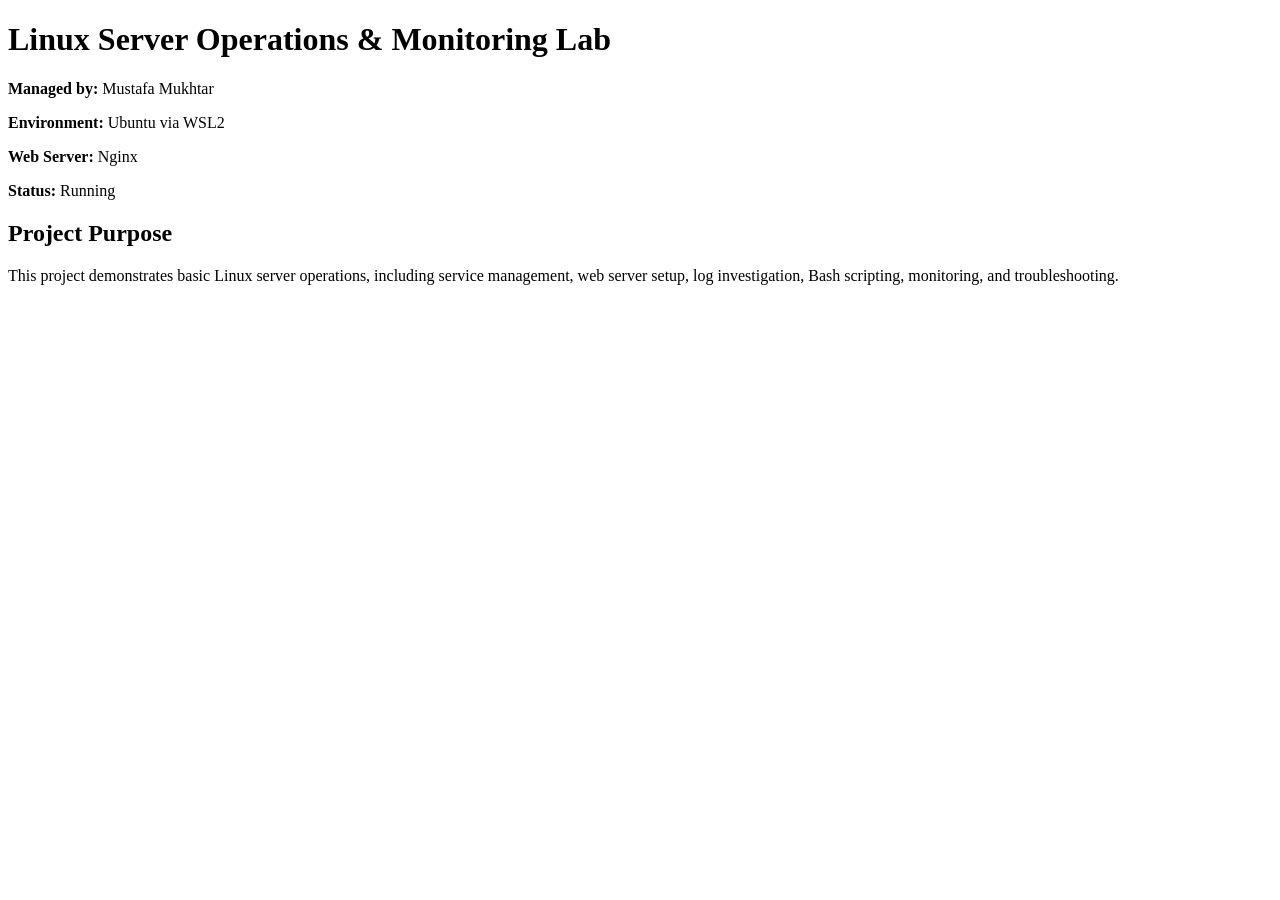
<file: web/index.html>
<!DOCTYPE html>
<html>
<head>
    <title>Linux Server Operations Lab</title>
</head>
<body>
    <h1>Linux Server Operations & Monitoring Lab</h1>

    <p><strong>Managed by:</strong> Mustafa Mukhtar</p>
    <p><strong>Environment:</strong> Ubuntu via WSL2</p>
    <p><strong>Web Server:</strong> Nginx</p>
    <p><strong>Status:</strong> Running</p>

    <h2>Project Purpose</h2>
    <p>
        This project demonstrates basic Linux server operations, including
        service management, web server setup, log investigation, Bash scripting,
        monitoring, and troubleshooting.
    </p>
</body>
</html>
</file>
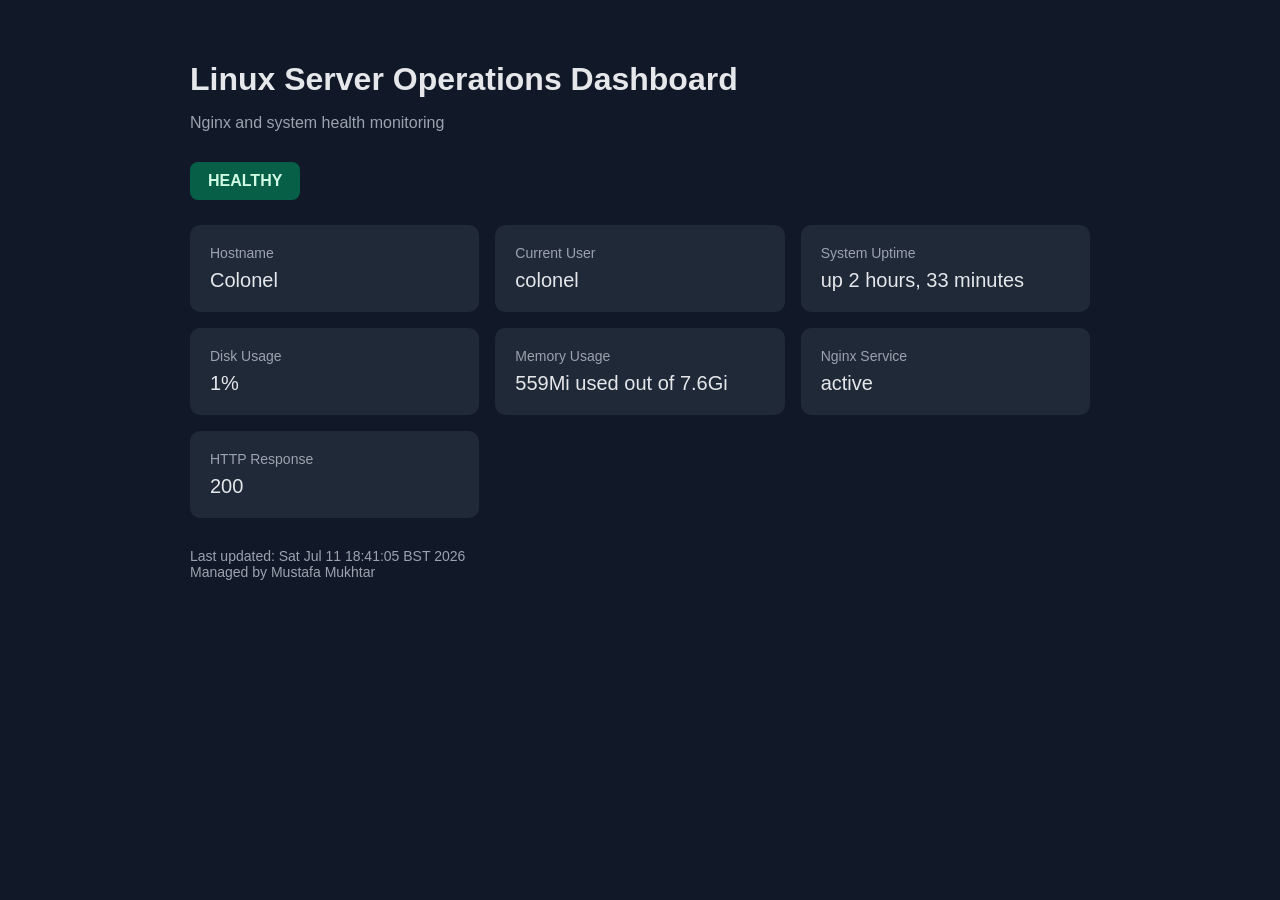
<file: evidence/status-dashboard-sample.html>
<!DOCTYPE html>
<html lang="en">
<head>
    <meta charset="UTF-8">
    <meta name="viewport" content="width=device-width, initial-scale=1.0">
    <title>Linux Server Health Dashboard</title>

    <style>
        body {
            background: #111827;
            color: #e5e7eb;
            font-family: Arial, sans-serif;
            margin: 0;
            padding: 40px;
        }

        .container {
            max-width: 900px;
            margin: auto;
        }

        h1 {
            margin-bottom: 5px;
        }

        .subtitle {
            color: #9ca3af;
            margin-bottom: 30px;
        }

        .status {
            display: inline-block;
            padding: 10px 18px;
            border-radius: 8px;
            font-weight: bold;
            margin-bottom: 25px;
        }

        .healthy {
            background: #065f46;
            color: #d1fae5;
        }

        .unhealthy {
            background: #991b1b;
            color: #fee2e2;
        }

        .grid {
            display: grid;
            grid-template-columns: repeat(auto-fit, minmax(240px, 1fr));
            gap: 16px;
        }

        .card {
            background: #1f2937;
            padding: 20px;
            border-radius: 10px;
        }

        .label {
            color: #9ca3af;
            font-size: 14px;
        }

        .value {
            font-size: 20px;
            margin-top: 8px;
        }

        footer {
            color: #9ca3af;
            margin-top: 30px;
            font-size: 14px;
        }
    </style>
</head>

<body>
    <div class="container">
        <h1>Linux Server Operations Dashboard</h1>
        <p class="subtitle">Nginx and system health monitoring</p>

        <div class="status healthy">
            HEALTHY
        </div>

        <div class="grid">
            <div class="card">
                <div class="label">Hostname</div>
                <div class="value">Colonel</div>
            </div>

            <div class="card">
                <div class="label">Current User</div>
                <div class="value">colonel</div>
            </div>

            <div class="card">
                <div class="label">System Uptime</div>
                <div class="value">up 2 hours, 33 minutes</div>
            </div>

            <div class="card">
                <div class="label">Disk Usage</div>
                <div class="value">1%</div>
            </div>

            <div class="card">
                <div class="label">Memory Usage</div>
                <div class="value">559Mi used out of 7.6Gi</div>
            </div>

            <div class="card">
                <div class="label">Nginx Service</div>
                <div class="value">active</div>
            </div>

            <div class="card">
                <div class="label">HTTP Response</div>
                <div class="value">200</div>
            </div>
        </div>

        <footer>
            Last updated: Sat Jul 11 18:41:05 BST 2026<br>
            Managed by Mustafa Mukhtar
        </footer>
    </div>
</body>
</html>
</file>
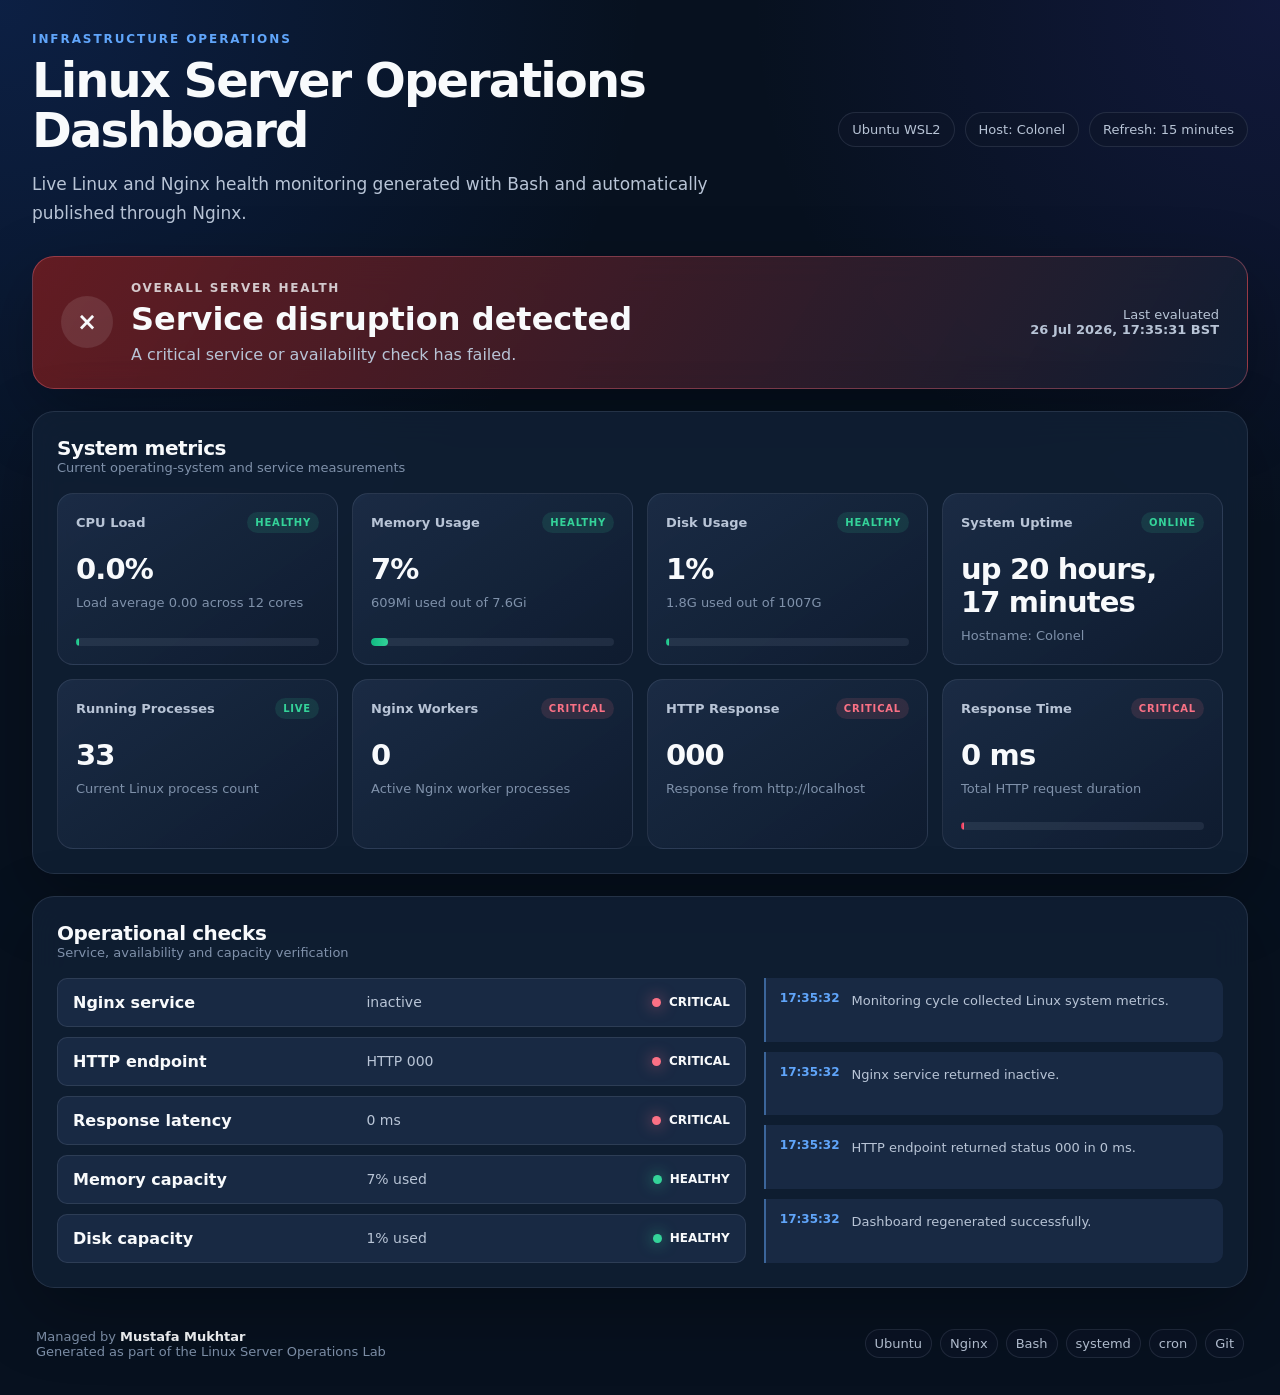
<file: evidence/dashboard-v2/critical.html>
<!DOCTYPE html>
<html lang="en">
<head>
    <meta charset="UTF-8">
    <meta name="viewport" content="width=device-width, initial-scale=1.0">
    <meta http-equiv="refresh" content="60">
    <title>Linux Server Operations Dashboard</title>
    <link rel="stylesheet" href="dashboard-v2.css">
</head>


<body>
    <main class="dashboard-shell">
        <header class="topbar">
            <div>
                <p class="eyebrow">Infrastructure Operations</p>

                <h1>Linux Server Operations Dashboard</h1>

                <p class="subtitle">
                    Live Linux and Nginx health monitoring generated with
                    Bash and automatically published through Nginx.
                </p>
            </div>

            <div class="header-meta">
                <span class="meta-pill">Ubuntu WSL2</span>
                <span class="meta-pill">Host: Colonel</span>
                <span class="meta-pill">Refresh: 15 minutes</span>
            </div>
        </header>

        <section class="status-banner critical">
            <div class="status-main">
                <div class="status-icon">×</div>

                <div>
                    <p class="status-label">Overall server health</p>
                    <h2 class="status-title">Service disruption detected</h2>

                    <p class="status-description">
                        A critical service or availability check has failed.
                    </p>
                </div>
            </div>

            <div class="status-time">
                Last evaluated<br>
                <strong>26 Jul 2026, 17:35:31 BST</strong>
            </div>
        </section>

        <section class="section">
            <div class="section-heading">
                <div>
                    <h2 class="section-title">System metrics</h2>
                    <p class="section-note">
                        Current operating-system and service measurements
                    </p>
                </div>
            </div>

            <div class="metric-grid">
                <article class="metric-card">
                    <div class="metric-header">
                        <span class="metric-label">CPU Load</span>

                        <span class="health-chip healthy">
                            HEALTHY
                        </span>
                    </div>

                    <div class="metric-value">0.0%</div>

                    <div class="metric-detail">
                        Load average 0.00 across 12 cores
                    </div>

                    <div class="progress-track">
                        <div
                            class="progress-bar healthy"
                            style="width: 0%;"
                        ></div>
                    </div>
                </article>

                <article class="metric-card">
                    <div class="metric-header">
                        <span class="metric-label">Memory Usage</span>

                        <span class="health-chip healthy">
                            HEALTHY
                        </span>
                    </div>

                    <div class="metric-value">7%</div>

                    <div class="metric-detail">609Mi used out of 7.6Gi</div>

                    <div class="progress-track">
                        <div
                            class="progress-bar healthy"
                            style="width: 7%;"
                        ></div>
                    </div>
                </article>

                <article class="metric-card">
                    <div class="metric-header">
                        <span class="metric-label">Disk Usage</span>

                        <span class="health-chip healthy">
                            HEALTHY
                        </span>
                    </div>

                    <div class="metric-value">1%</div>

                    <div class="metric-detail">1.8G used out of 1007G</div>

                    <div class="progress-track">
                        <div
                            class="progress-bar healthy"
                            style="width: 1%;"
                        ></div>
                    </div>
                </article>

                <article class="metric-card">
                    <div class="metric-header">
                        <span class="metric-label">System Uptime</span>
                        <span class="health-chip healthy">ONLINE</span>
                    </div>

                    <div class="metric-value">up 20 hours, 17 minutes</div>

                    <div class="metric-detail">
                        Hostname: Colonel
                    </div>
                </article>

                <article class="metric-card">
                    <div class="metric-header">
                        <span class="metric-label">Running Processes</span>
                        <span class="health-chip healthy">LIVE</span>
                    </div>

                    <div class="metric-value">33</div>

                    <div class="metric-detail">
                        Current Linux process count
                    </div>
                </article>

                <article class="metric-card">
                    <div class="metric-header">
                        <span class="metric-label">Nginx Workers</span>

                        <span class="health-chip critical">
                            CRITICAL
                        </span>
                    </div>

                    <div class="metric-value">0</div>

                    <div class="metric-detail">
                        Active Nginx worker processes
                    </div>
                </article>

                <article class="metric-card">
                    <div class="metric-header">
                        <span class="metric-label">HTTP Response</span>

                        <span class="health-chip critical">
                            CRITICAL
                        </span>
                    </div>

                    <div class="metric-value">000</div>

                    <div class="metric-detail">
                        Response from http://localhost
                    </div>
                </article>

                <article class="metric-card">
                    <div class="metric-header">
                        <span class="metric-label">Response Time</span>

                        <span class="health-chip critical">
                            CRITICAL
                        </span>
                    </div>

                    <div class="metric-value">0 ms</div>

                    <div class="metric-detail">
                        Total HTTP request duration
                    </div>

                    <div class="progress-track">
                        <div
                            class="progress-bar critical"
                            style="width: 0%;"
                        ></div>
                    </div>
                </article>
            </div>
        </section>

        <section class="section">
            <div class="section-heading">
                <div>
                    <h2 class="section-title">Operational checks</h2>

                    <p class="section-note">
                        Service, availability and capacity verification
                    </p>
                </div>
            </div>

            <div class="operations-grid">
                <div class="check-list">
                    <div class="check-row">
                        <span class="check-name">Nginx service</span>
                        <span class="check-result">inactive</span>

                        <span class="status-indicator">
                            <span class="status-dot critical"></span>
                            CRITICAL
                        </span>
                    </div>

                    <div class="check-row">
                        <span class="check-name">HTTP endpoint</span>
                        <span class="check-result">HTTP 000</span>

                        <span class="status-indicator">
                            <span class="status-dot critical"></span>
                            CRITICAL
                        </span>
                    </div>

                    <div class="check-row">
                        <span class="check-name">Response latency</span>
                        <span class="check-result">0 ms</span>

                        <span class="status-indicator">
                            <span class="status-dot critical"></span>
                            CRITICAL
                        </span>
                    </div>

                    <div class="check-row">
                        <span class="check-name">Memory capacity</span>
                        <span class="check-result">7% used</span>

                        <span class="status-indicator">
                            <span class="status-dot healthy"></span>
                            HEALTHY
                        </span>
                    </div>

                    <div class="check-row">
                        <span class="check-name">Disk capacity</span>
                        <span class="check-result">1% used</span>

                        <span class="status-indicator">
                            <span class="status-dot healthy"></span>
                            HEALTHY
                        </span>
                    </div>
                </div>

                <div class="timeline">
                    <div class="timeline-item">
                        <span class="timeline-time">17:35:32</span>
                        <span class="timeline-message">
                            Monitoring cycle collected Linux system metrics.
                        </span>
                    </div>

                    <div class="timeline-item">
                        <span class="timeline-time">17:35:32</span>
                        <span class="timeline-message">
                            Nginx service returned inactive.
                        </span>
                    </div>

                    <div class="timeline-item">
                        <span class="timeline-time">17:35:32</span>
                        <span class="timeline-message">
                            HTTP endpoint returned status 000 in
                            0 ms.
                        </span>
                    </div>

                    <div class="timeline-item">
                        <span class="timeline-time">17:35:32</span>
                        <span class="timeline-message">
                            Dashboard regenerated successfully.
                        </span>
                    </div>
                </div>
            </div>
        </section>

        <footer class="dashboard-footer">
            <div>
                Managed by <strong>Mustafa Mukhtar</strong><br>
                Generated as part of the Linux Server Operations Lab
            </div>

            <div class="stack-list">
                <span class="stack-item">Ubuntu</span>
                <span class="stack-item">Nginx</span>
                <span class="stack-item">Bash</span>
                <span class="stack-item">systemd</span>
                <span class="stack-item">cron</span>
                <span class="stack-item">Git</span>
            </div>
        </footer>
    </main>
</body>
</html>
</file>
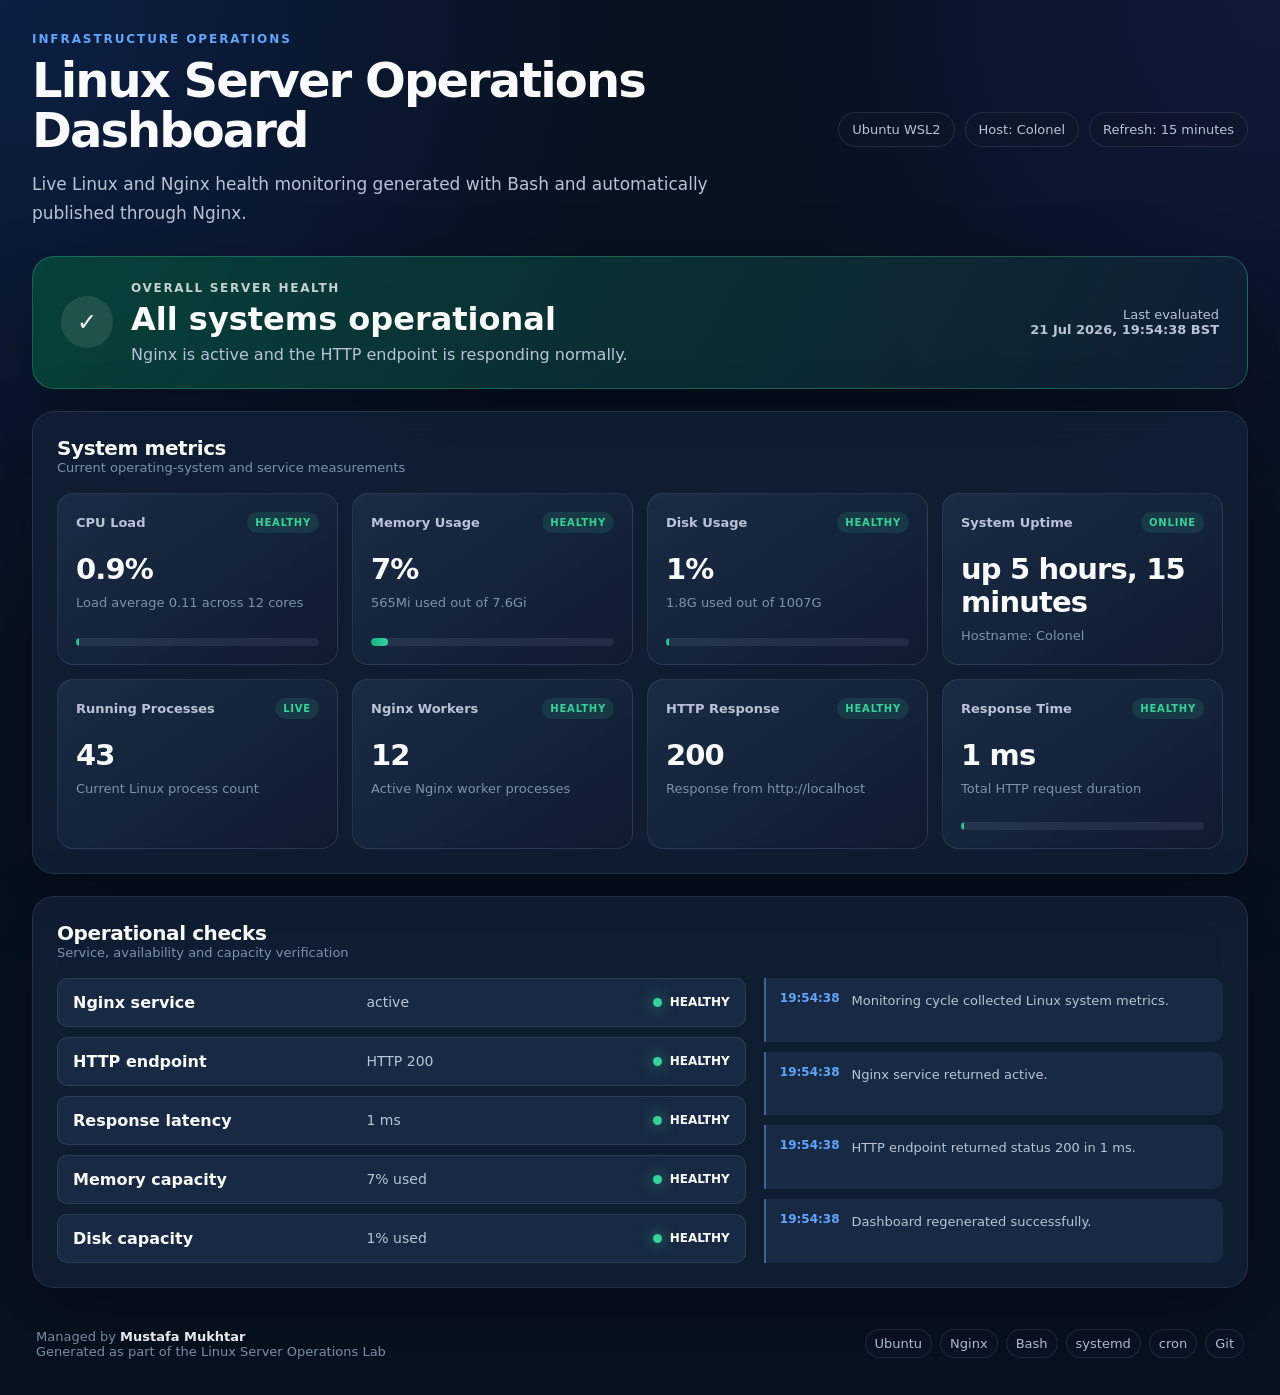
<file: evidence/dashboard-v2/healthy.html>
<!DOCTYPE html>
<html lang="en">
<head>
    <meta charset="UTF-8">
    <meta
        name="viewport"
        content="width=device-width, initial-scale=1.0"
    >

    <title>Linux Server Operations Dashboard</title>

    <link rel="stylesheet" href="dashboard-v2.css">
</head>

<body>
    <main class="dashboard-shell">
        <header class="topbar">
            <div>
                <p class="eyebrow">Infrastructure Operations</p>

                <h1>Linux Server Operations Dashboard</h1>

                <p class="subtitle">
                    Live Linux and Nginx health monitoring generated with
                    Bash and automatically published through Nginx.
                </p>
            </div>

            <div class="header-meta">
                <span class="meta-pill">Ubuntu WSL2</span>
                <span class="meta-pill">Host: Colonel</span>
                <span class="meta-pill">Refresh: 15 minutes</span>
            </div>
        </header>

        <section class="status-banner healthy">
            <div class="status-main">
                <div class="status-icon">✓</div>

                <div>
                    <p class="status-label">Overall server health</p>
                    <h2 class="status-title">All systems operational</h2>

                    <p class="status-description">
                        Nginx is active and the HTTP endpoint is responding normally.
                    </p>
                </div>
            </div>

            <div class="status-time">
                Last evaluated<br>
                <strong>21 Jul 2026, 19:54:38 BST</strong>
            </div>
        </section>

        <section class="section">
            <div class="section-heading">
                <div>
                    <h2 class="section-title">System metrics</h2>
                    <p class="section-note">
                        Current operating-system and service measurements
                    </p>
                </div>
            </div>

            <div class="metric-grid">
                <article class="metric-card">
                    <div class="metric-header">
                        <span class="metric-label">CPU Load</span>

                        <span class="health-chip healthy">
                            HEALTHY
                        </span>
                    </div>

                    <div class="metric-value">0.9%</div>

                    <div class="metric-detail">
                        Load average 0.11 across 12 cores
                    </div>

                    <div class="progress-track">
                        <div
                            class="progress-bar healthy"
                            style="width: 1%;"
                        ></div>
                    </div>
                </article>

                <article class="metric-card">
                    <div class="metric-header">
                        <span class="metric-label">Memory Usage</span>

                        <span class="health-chip healthy">
                            HEALTHY
                        </span>
                    </div>

                    <div class="metric-value">7%</div>

                    <div class="metric-detail">565Mi used out of 7.6Gi</div>

                    <div class="progress-track">
                        <div
                            class="progress-bar healthy"
                            style="width: 7%;"
                        ></div>
                    </div>
                </article>

                <article class="metric-card">
                    <div class="metric-header">
                        <span class="metric-label">Disk Usage</span>

                        <span class="health-chip healthy">
                            HEALTHY
                        </span>
                    </div>

                    <div class="metric-value">1%</div>

                    <div class="metric-detail">1.8G used out of 1007G</div>

                    <div class="progress-track">
                        <div
                            class="progress-bar healthy"
                            style="width: 1%;"
                        ></div>
                    </div>
                </article>

                <article class="metric-card">
                    <div class="metric-header">
                        <span class="metric-label">System Uptime</span>
                        <span class="health-chip healthy">ONLINE</span>
                    </div>

                    <div class="metric-value">up 5 hours, 15 minutes</div>

                    <div class="metric-detail">
                        Hostname: Colonel
                    </div>
                </article>

                <article class="metric-card">
                    <div class="metric-header">
                        <span class="metric-label">Running Processes</span>
                        <span class="health-chip healthy">LIVE</span>
                    </div>

                    <div class="metric-value">43</div>

                    <div class="metric-detail">
                        Current Linux process count
                    </div>
                </article>

                <article class="metric-card">
                    <div class="metric-header">
                        <span class="metric-label">Nginx Workers</span>

                        <span class="health-chip healthy">
                            HEALTHY
                        </span>
                    </div>

                    <div class="metric-value">12</div>

                    <div class="metric-detail">
                        Active Nginx worker processes
                    </div>
                </article>

                <article class="metric-card">
                    <div class="metric-header">
                        <span class="metric-label">HTTP Response</span>

                        <span class="health-chip healthy">
                            HEALTHY
                        </span>
                    </div>

                    <div class="metric-value">200</div>

                    <div class="metric-detail">
                        Response from http://localhost
                    </div>
                </article>

                <article class="metric-card">
                    <div class="metric-header">
                        <span class="metric-label">Response Time</span>

                        <span class="health-chip healthy">
                            HEALTHY
                        </span>
                    </div>

                    <div class="metric-value">1 ms</div>

                    <div class="metric-detail">
                        Total HTTP request duration
                    </div>

                    <div class="progress-track">
                        <div
                            class="progress-bar healthy"
                            style="width: 0%;"
                        ></div>
                    </div>
                </article>
            </div>
        </section>

        <section class="section">
            <div class="section-heading">
                <div>
                    <h2 class="section-title">Operational checks</h2>

                    <p class="section-note">
                        Service, availability and capacity verification
                    </p>
                </div>
            </div>

            <div class="operations-grid">
                <div class="check-list">
                    <div class="check-row">
                        <span class="check-name">Nginx service</span>
                        <span class="check-result">active</span>

                        <span class="status-indicator">
                            <span class="status-dot healthy"></span>
                            HEALTHY
                        </span>
                    </div>

                    <div class="check-row">
                        <span class="check-name">HTTP endpoint</span>
                        <span class="check-result">HTTP 200</span>

                        <span class="status-indicator">
                            <span class="status-dot healthy"></span>
                            HEALTHY
                        </span>
                    </div>

                    <div class="check-row">
                        <span class="check-name">Response latency</span>
                        <span class="check-result">1 ms</span>

                        <span class="status-indicator">
                            <span class="status-dot healthy"></span>
                            HEALTHY
                        </span>
                    </div>

                    <div class="check-row">
                        <span class="check-name">Memory capacity</span>
                        <span class="check-result">7% used</span>

                        <span class="status-indicator">
                            <span class="status-dot healthy"></span>
                            HEALTHY
                        </span>
                    </div>

                    <div class="check-row">
                        <span class="check-name">Disk capacity</span>
                        <span class="check-result">1% used</span>

                        <span class="status-indicator">
                            <span class="status-dot healthy"></span>
                            HEALTHY
                        </span>
                    </div>
                </div>

                <div class="timeline">
                    <div class="timeline-item">
                        <span class="timeline-time">19:54:38</span>
                        <span class="timeline-message">
                            Monitoring cycle collected Linux system metrics.
                        </span>
                    </div>

                    <div class="timeline-item">
                        <span class="timeline-time">19:54:38</span>
                        <span class="timeline-message">
                            Nginx service returned active.
                        </span>
                    </div>

                    <div class="timeline-item">
                        <span class="timeline-time">19:54:38</span>
                        <span class="timeline-message">
                            HTTP endpoint returned status 200 in
                            1 ms.
                        </span>
                    </div>

                    <div class="timeline-item">
                        <span class="timeline-time">19:54:38</span>
                        <span class="timeline-message">
                            Dashboard regenerated successfully.
                        </span>
                    </div>
                </div>
            </div>
        </section>

        <footer class="dashboard-footer">
            <div>
                Managed by <strong>Mustafa Mukhtar</strong><br>
                Generated as part of the Linux Server Operations Lab
            </div>

            <div class="stack-list">
                <span class="stack-item">Ubuntu</span>
                <span class="stack-item">Nginx</span>
                <span class="stack-item">Bash</span>
                <span class="stack-item">systemd</span>
                <span class="stack-item">cron</span>
                <span class="stack-item">Git</span>
            </div>
        </footer>
    </main>
</body>
</html>
</file>
<file: evidence/dashboard-v2/dashboard-v2.css>
:root {
    --background: #07111f;
    --surface: rgba(17, 31, 52, 0.88);
    --surface-strong: #14233a;
    --surface-soft: rgba(30, 48, 75, 0.72);
    --border: rgba(148, 163, 184, 0.16);

    --text-primary: #f8fafc;
    --text-secondary: #b8c4d6;
    --text-muted: #7f91aa;

    --healthy: #34d399;
    --healthy-soft: rgba(52, 211, 153, 0.12);

    --warning: #fbbf24;
    --warning-soft: rgba(251, 191, 36, 0.12);

    --critical: #fb7185;
    --critical-soft: rgba(251, 113, 133, 0.12);

    --accent: #60a5fa;
    --accent-secondary: #818cf8;

    --radius-large: 22px;
    --radius-medium: 16px;
    --radius-small: 10px;

    --shadow: 0 24px 70px rgba(0, 0, 0, 0.28);
}

* {
    box-sizing: border-box;
}

html {
    scroll-behavior: smooth;
}

body {
    min-height: 100vh;
    margin: 0;
    padding: 32px;
    color: var(--text-primary);
    font-family:
        Inter,
        ui-sans-serif,
        system-ui,
        -apple-system,
        BlinkMacSystemFont,
        "Segoe UI",
        sans-serif;
    background:
        radial-gradient(
            circle at top left,
            rgba(37, 99, 235, 0.18),
            transparent 34%
        ),
        radial-gradient(
            circle at top right,
            rgba(79, 70, 229, 0.14),
            transparent 28%
        ),
        var(--background);
}

.dashboard-shell {
    width: min(1280px, 100%);
    margin: 0 auto;
}

.topbar {
    display: flex;
    align-items: flex-start;
    justify-content: space-between;
    gap: 24px;
    margin-bottom: 28px;
}

.eyebrow {
    margin: 0 0 10px;
    color: var(--accent);
    font-size: 12px;
    font-weight: 800;
    letter-spacing: 0.16em;
    text-transform: uppercase;
}

h1 {
    max-width: 760px;
    margin: 0;
    font-size: clamp(32px, 5vw, 54px);
    line-height: 1.04;
    letter-spacing: -0.04em;
}

.subtitle {
    max-width: 680px;
    margin: 14px 0 0;
    color: var(--text-secondary);
    font-size: 17px;
    line-height: 1.7;
}

.header-meta {
    display: flex;
    flex-wrap: wrap;
    justify-content: flex-end;
    gap: 10px;
    max-width: 420px;
}

.meta-pill {
    padding: 9px 13px;
    border: 1px solid var(--border);
    border-radius: 999px;
    color: var(--text-secondary);
    background: rgba(15, 23, 42, 0.64);
    font-size: 13px;
    white-space: nowrap;
}

.status-banner {
    display: flex;
    align-items: center;
    justify-content: space-between;
    gap: 24px;
    margin-bottom: 22px;
    padding: 24px 28px;
    border: 1px solid var(--border);
    border-radius: var(--radius-large);
    box-shadow: var(--shadow);
    backdrop-filter: blur(18px);
}

.status-banner.healthy {
    border-color: rgba(52, 211, 153, 0.32);
    background:
        linear-gradient(
            120deg,
            rgba(6, 78, 59, 0.76),
            rgba(17, 31, 52, 0.92)
        );
}

.status-banner.warning {
    border-color: rgba(251, 191, 36, 0.34);
    background:
        linear-gradient(
            120deg,
            rgba(113, 63, 18, 0.74),
            rgba(17, 31, 52, 0.92)
        );
}

.status-banner.critical {
    border-color: rgba(251, 113, 133, 0.36);
    background:
        linear-gradient(
            120deg,
            rgba(127, 29, 29, 0.76),
            rgba(17, 31, 52, 0.92)
        );
}

.status-main {
    display: flex;
    align-items: center;
    gap: 18px;
}

.status-icon {
    display: grid;
    width: 52px;
    height: 52px;
    flex: 0 0 auto;
    place-items: center;
    border-radius: 50%;
    font-size: 24px;
    font-weight: 900;
    background: rgba(255, 255, 255, 0.1);
}

.status-label {
    margin: 0;
    font-size: 12px;
    font-weight: 800;
    letter-spacing: 0.14em;
    text-transform: uppercase;
    opacity: 0.78;
}

.status-title {
    margin: 5px 0 0;
    font-size: clamp(22px, 3vw, 32px);
}

.status-description {
    margin: 7px 0 0;
    color: var(--text-secondary);
}

.status-time {
    color: var(--text-secondary);
    font-size: 13px;
    text-align: right;
}

.section {
    margin-top: 22px;
    padding: 24px;
    border: 1px solid var(--border);
    border-radius: var(--radius-large);
    background: var(--surface);
    box-shadow: var(--shadow);
    backdrop-filter: blur(18px);
}

.section-heading {
    display: flex;
    align-items: end;
    justify-content: space-between;
    gap: 20px;
    margin-bottom: 18px;
}

.section-title {
    margin: 0;
    font-size: 20px;
    letter-spacing: -0.02em;
}

.section-note {
    margin: 0;
    color: var(--text-muted);
    font-size: 13px;
}

.metric-grid {
    display: grid;
    grid-template-columns: repeat(4, minmax(0, 1fr));
    gap: 14px;
}

.metric-card {
    min-height: 170px;
    padding: 18px;
    border: 1px solid var(--border);
    border-radius: var(--radius-medium);
    background:
        linear-gradient(
            145deg,
            rgba(30, 48, 75, 0.78),
            rgba(15, 28, 48, 0.84)
        );
}

.metric-header {
    display: flex;
    align-items: center;
    justify-content: space-between;
    gap: 12px;
}

.metric-label {
    color: var(--text-secondary);
    font-size: 13px;
    font-weight: 700;
}

.health-chip {
    padding: 5px 8px;
    border-radius: 999px;
    font-size: 10px;
    font-weight: 900;
    letter-spacing: 0.08em;
}

.health-chip.healthy {
    color: var(--healthy);
    background: var(--healthy-soft);
}

.health-chip.warning {
    color: var(--warning);
    background: var(--warning-soft);
}

.health-chip.critical {
    color: var(--critical);
    background: var(--critical-soft);
}

.metric-value {
    margin-top: 20px;
    font-size: 29px;
    font-weight: 800;
    letter-spacing: -0.03em;
}

.metric-detail {
    margin-top: 7px;
    color: var(--text-muted);
    font-size: 13px;
    line-height: 1.5;
}

.progress-track {
    height: 8px;
    margin-top: 20px;
    overflow: hidden;
    border-radius: 999px;
    background: rgba(148, 163, 184, 0.12);
}

.progress-bar {
    height: 100%;
    min-width: 3px;
    border-radius: inherit;
    background:
        linear-gradient(
            90deg,
            var(--accent),
            var(--accent-secondary)
        );
}

.progress-bar.healthy {
    background: linear-gradient(90deg, #10b981, #34d399);
}

.progress-bar.warning {
    background: linear-gradient(90deg, #f59e0b, #fbbf24);
}

.progress-bar.critical {
    background: linear-gradient(90deg, #e11d48, #fb7185);
}

.operations-grid {
    display: grid;
    grid-template-columns: 1.35fr 0.9fr;
    gap: 18px;
}

.check-list,
.timeline {
    display: grid;
    gap: 10px;
}

.check-row {
    display: grid;
    grid-template-columns: 1.2fr 0.7fr 0.8fr;
    align-items: center;
    gap: 14px;
    padding: 14px 15px;
    border: 1px solid var(--border);
    border-radius: var(--radius-small);
    background: var(--surface-soft);
}

.check-name {
    font-weight: 700;
}

.check-result {
    color: var(--text-secondary);
    font-size: 14px;
}

.status-indicator {
    display: flex;
    align-items: center;
    justify-content: flex-end;
    gap: 8px;
    font-size: 12px;
    font-weight: 800;
}

.status-dot {
    width: 9px;
    height: 9px;
    border-radius: 50%;
}

.status-dot.healthy {
    background: var(--healthy);
    box-shadow: 0 0 15px rgba(52, 211, 153, 0.72);
}

.status-dot.warning {
    background: var(--warning);
    box-shadow: 0 0 15px rgba(251, 191, 36, 0.65);
}

.status-dot.critical {
    background: var(--critical);
    box-shadow: 0 0 15px rgba(251, 113, 133, 0.72);
}

.timeline-item {
    display: grid;
    grid-template-columns: auto 1fr;
    gap: 12px;
    padding: 13px 14px;
    border-left: 2px solid rgba(96, 165, 250, 0.48);
    border-radius: 0 var(--radius-small) var(--radius-small) 0;
    background: var(--surface-soft);
}

.timeline-time {
    color: var(--accent);
    font-size: 12px;
    font-weight: 800;
}

.timeline-message {
    color: var(--text-secondary);
    font-size: 13px;
    line-height: 1.5;
}

.dashboard-footer {
    display: flex;
    align-items: center;
    justify-content: space-between;
    gap: 24px;
    margin-top: 22px;
    padding: 19px 4px 4px;
    color: var(--text-muted);
    font-size: 13px;
}

.stack-list {
    display: flex;
    flex-wrap: wrap;
    gap: 8px;
}

.stack-item {
    padding: 6px 9px;
    border: 1px solid var(--border);
    border-radius: 999px;
    color: var(--text-secondary);
    background: rgba(15, 23, 42, 0.5);
}

@media (max-width: 1050px) {
    .metric-grid {
        grid-template-columns: repeat(2, minmax(0, 1fr));
    }

    .operations-grid {
        grid-template-columns: 1fr;
    }
}

@media (max-width: 760px) {
    body {
        padding: 18px;
    }

    .topbar,
    .status-banner,
    .section-heading,
    .dashboard-footer {
        align-items: flex-start;
        flex-direction: column;
    }

    .header-meta {
        justify-content: flex-start;
    }

    .status-time {
        text-align: left;
    }

    .metric-grid {
        grid-template-columns: 1fr;
    }

    .check-row {
        grid-template-columns: 1fr;
    }

    .status-indicator {
        justify-content: flex-start;
    }
}

/* Final presentation refinements */

@media (min-width: 1201px) {
    .topbar {
        display: grid;
        grid-template-columns: minmax(0, 1fr) auto;
        align-items: center;
    }

    h1 {
        max-width: 850px;
        font-size: 48px;
    }
}

@media (max-width: 1200px) {
    .topbar {
        flex-direction: column;
        align-items: flex-start;
    }

    .header-meta {
        max-width: none;
        justify-content: flex-start;
    }

    h1 {
        max-width: 900px;
        font-size: clamp(36px, 6vw, 46px);
    }
}

.metric-value {
    line-height: 1.15;
}

.metric-card {
    display: flex;
    flex-direction: column;
}

.metric-card .progress-track {
    margin-top: auto;
}

.status-banner {
    overflow: hidden;
}

.section-title {
    font-weight: 800;
}

.dashboard-footer strong {
    color: var(--text-primary);
}
</file>
